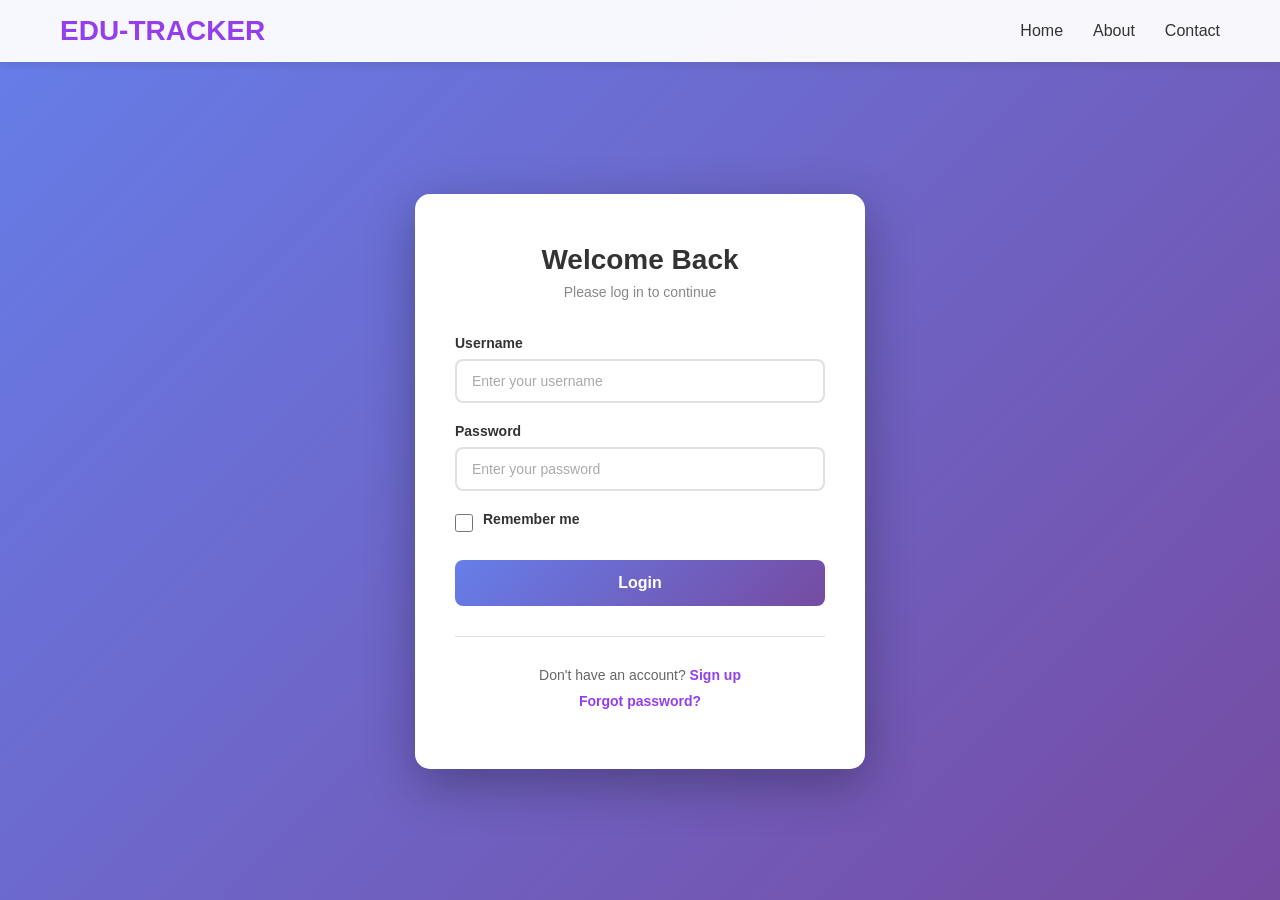
<file: index.html>
<!DOCTYPE html>
<html lang="en">
<head>
    <meta charset="UTF-8">
    <meta name="viewport" content="width=device-width, initial-scale=1.0">
    <title>E-Tracker - Login</title>
    <link rel="stylesheet" href="style.css">
</head>
<body>
    <!-- Navigation Bar -->
    <nav class="navbar">
        <div class="nav-container">
            <h1 class="nav-title" id="title"><b>EDU-TRACKER</b></h1>
            <ul class="nav-list">
                <li><a href="home.html">Home</a></li>
                <li><a href="about.html">About</a></li>
                <li><a href="contact.html">Contact</a></li>
            </ul>
        </div>
    </nav>

    <!-- Login Container -->
    <div class="login-container">
        <form class="login-box">
            <div class="login-header">
                <h2>Welcome Back</h2>
                <p>Please log in to continue</p>
            </div>

            <div class="form-group">
                <label for="username">Username</label>
                <input type="text" id="username" name="username" placeholder="Enter your username" required>
            </div>

            <div class="form-group">
                <label for="password">Password</label>
                <input type="password" id="password" name="password" placeholder="Enter your password" required>
            </div>

            <div class="form-group checkbox">
                <input type="checkbox" id="remember" name="remember">
                <label for="remember" class="checkbox-label">Remember me</label>
            </div>

            <button type="submit" class="login-btn">Login</button>

            <div class="login-footer">
                <p>Don't have an account? <a href="#" id="toggle-signup">Sign up</a></p>
                <p><a href="#">Forgot password?</a></p>
            </div>
        </form>
    </div>

    <!-- Sign Up Container -->
    <div class="login-container signup-container" id="signup-container" style="display: none;">
        <form class="login-box signup-box">
            <div class="login-header">
                <h2>Create Account</h2>
                <p>Please fill in the details to get started</p>
            </div>

            <div class="form-group">
                <label for="signup-username">Full Name</label>
                <input type="text" id="signup-username" name="signup-username" placeholder="Enter your full name" required>
            </div>

            <div class="form-group">
                <label for="signup-email">Email Address</label>
                <input type="email" id="signup-email" name="signup-email" placeholder="Enter your email" required>
            </div>

            <div class="form-group">
                <label for="signup-username-field">Username</label>
                <input type="text" id="signup-username-field" name="signup-username-field" placeholder="Choose a username" required>
            </div>

            <div class="form-group">
                <label for="signup-password">Password</label>
                <input type="password" id="signup-password" name="signup-password" placeholder="Create a strong password" required>
            </div>

            <div class="form-group">
                <label for="signup-confirm-password">Confirm Password</label>
                <input type="password" id="signup-confirm-password" name="signup-confirm-password" placeholder="Confirm your password" required>
            </div>

            <div class="form-group checkbox">
                <input type="checkbox" id="agree-terms" name="agree-terms" required>
                <label for="agree-terms" class="checkbox-label">I agree to the Terms and Conditions</label>
            </div>

            <button type="submit" class="login-btn signup-btn">Create Account</button>

            <div class="login-footer">
                <p>Already have an account? <a href="#" id="toggle-login">Log in</a></p>
            </div>
        </form>
    </div>


    <script src="script.js"></script>
</body>
</html>
</file>
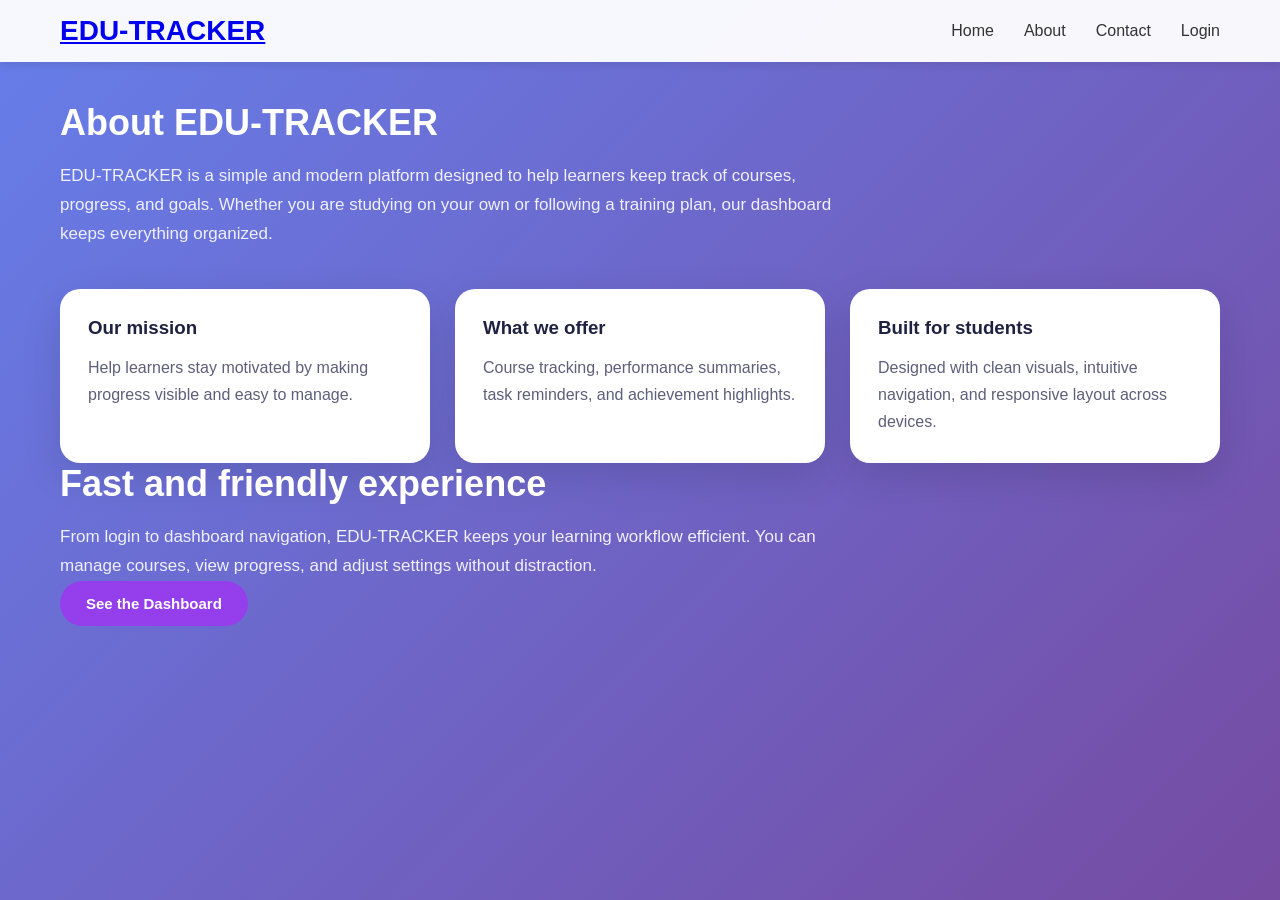
<file: about.html>
<!DOCTYPE html>
<html lang="en">
<head>
    <meta charset="UTF-8">
    <meta name="viewport" content="width=device-width, initial-scale=1.0">
    <title>E-Tracker - About</title>
    <link rel="stylesheet" href="style.css">
</head>
<body>
    <nav class="navbar">
        <div class="nav-container">
            <h1 class="nav-title"><a href="home.html">EDU-TRACKER</a></h1>
            <ul class="nav-list">
                <li><a href="home.html">Home</a></li>
                <li><a href="about.html">About</a></li>
                <li><a href="contact.html">Contact</a></li>
                <li><a href="index.html">Login</a></li>
            </ul>
        </div>
    </nav>

    <main class="page-container">
        <section class="section">
            <h1>About EDU-TRACKER</h1>
            <p>EDU-TRACKER is a simple and modern platform designed to help learners keep track of courses, progress, and goals. Whether you are studying on your own or following a training plan, our dashboard keeps everything organized.</p>
        </section>

        <section class="feature-grid">
            <div class="feature-card">
                <h3>Our mission</h3>
                <p>Help learners stay motivated by making progress visible and easy to manage.</p>
            </div>
            <div class="feature-card">
                <h3>What we offer</h3>
                <p>Course tracking, performance summaries, task reminders, and achievement highlights.</p>
            </div>
            <div class="feature-card">
                <h3>Built for students</h3>
                <p>Designed with clean visuals, intuitive navigation, and responsive layout across devices.</p>
            </div>
        </section>

        <section class="section">
            <h2>Fast and friendly experience</h2>
            <p>From login to dashboard navigation, EDU-TRACKER keeps your learning workflow efficient. You can manage courses, view progress, and adjust settings without distraction.</p>
            <a href="index.html" class="button">See the Dashboard</a>
        </section>
    </main>
</body>
</html>
</file>
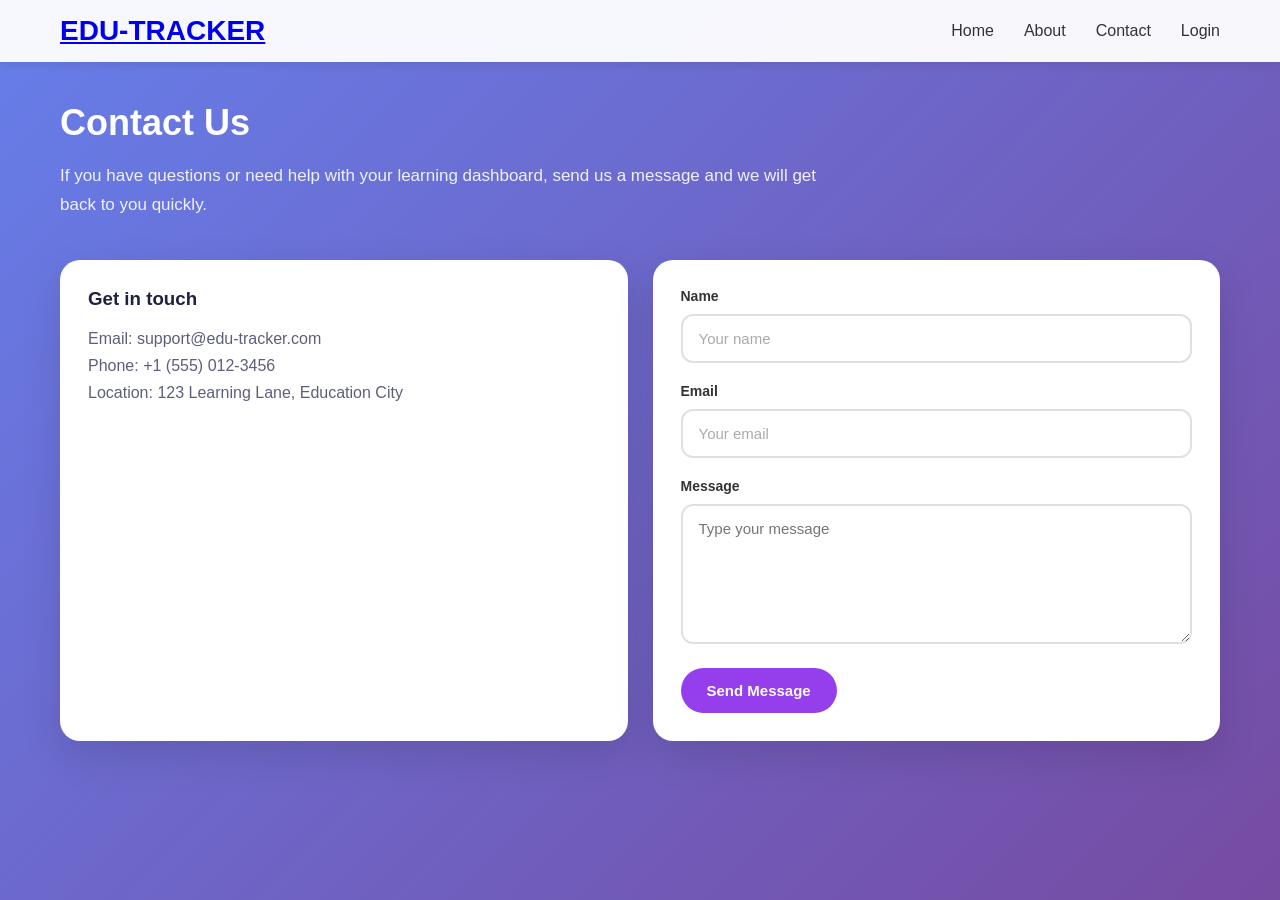
<file: contact.html>
<!DOCTYPE html>
<html lang="en">
<head>
    <meta charset="UTF-8">
    <meta name="viewport" content="width=device-width, initial-scale=1.0">
    <title>E-Tracker - Contact</title>
    <link rel="stylesheet" href="style.css">
</head>
<body>
    <nav class="navbar">
        <div class="nav-container">
            <h1 class="nav-title"><a href="home.html">EDU-TRACKER</a></h1>
            <ul class="nav-list">
                <li><a href="home.html">Home</a></li>
                <li><a href="about.html">About</a></li>
                <li><a href="contact.html">Contact</a></li>
                <li><a href="index.html">Login</a></li>
            </ul>
        </div>
    </nav>

    <main class="page-container">
        <section class="section">
            <h1>Contact Us</h1>
            <p>If you have questions or need help with your learning dashboard, send us a message and we will get back to you quickly.</p>
        </section>

        <section class="contact-grid">
            <div class="feature-card">
                <h3>Get in touch</h3>
                <p>Email: support@edu-tracker.com</p>
                <p>Phone: +1 (555) 012-3456</p>
                <p>Location: 123 Learning Lane, Education City</p>
            </div>
            <div class="contact-card">
                <form class="contact-form">
                    <div class="form-group">
                        <label for="contact-name">Name</label>
                        <input type="text" id="contact-name" placeholder="Your name">
                    </div>
                    <div class="form-group">
                        <label for="contact-email">Email</label>
                        <input type="email" id="contact-email" placeholder="Your email">
                    </div>
                    <div class="form-group">
                        <label for="contact-message">Message</label>
                        <textarea id="contact-message" rows="5" placeholder="Type your message"></textarea>
                    </div>
                    <button type="submit" class="button">Send Message</button>
                </form>
            </div>
        </section>
    </main>
</body>
</html>
</file>
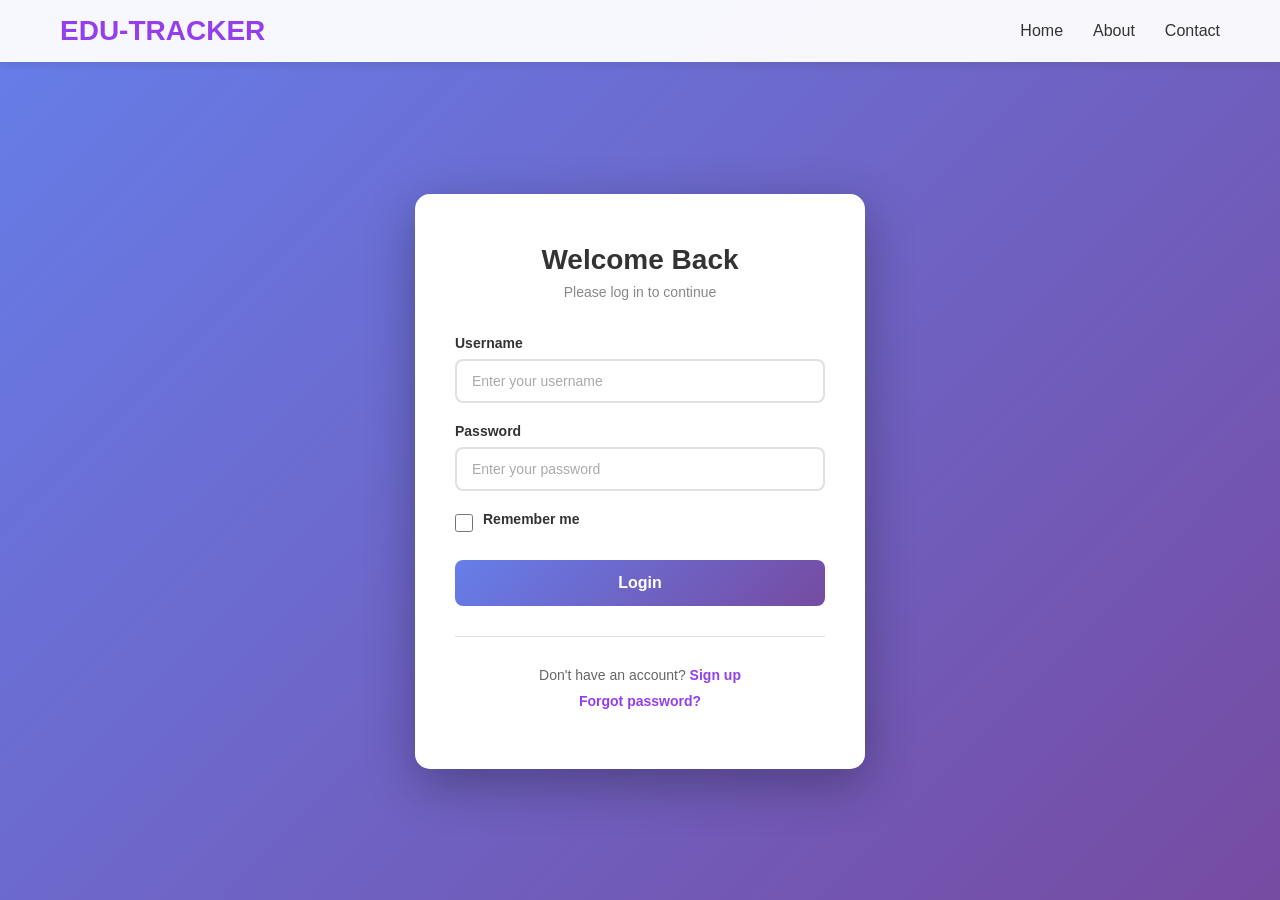
<file: courses.html>
<!DOCTYPE html>
<html lang="en">
<head>
    <meta charset="UTF-8">
    <meta name="viewport" content="width=device-width, initial-scale=1.0">
    <title>E-Tracker - My Courses</title>
    <link rel="stylesheet" href="style.css">
</head>
<body>
    <nav class="navbar">
        <div class="nav-container">
            <h1 class="nav-title"><a href="dashboard.html">EDU-TRACKER</a></h1>
            <ul class="nav-list">
                <li><a href="dashboard.html">Dashboard</a></li>
                <li><a href="courses.html">My Courses</a></li>
                <li><a href="progress.html">My Progress</a></li>
                <li><a href="settings.html">Settings</a></li>
                <li><a href="index.html" id="logout-link">Logout</a></li>
            </ul>
        </div>
    </nav>

    <main class="page-container">
        <section class="section">
            <h1>My Courses</h1>
            <p>Review the courses you're enrolled in and jump right into the next lesson.</p>
        </section>

        <section class="dashboard-cards course-list">
            <div class="card">
                <div class="card-icon">💻</div>
                <h3>Web Development Fundamentals</h3>
                <p>Progress: 75%</p>
                <a href="#" class="card-link">Continue Course →</a>
            </div>
            <div class="card">
                <div class="card-icon">🧠</div>
                <h3>Python Basics</h3>
                <p>Progress: 88%</p>
                <a href="#" class="card-link">Continue Course →</a>
            </div>
            <div class="card">
                <div class="card-icon">🎨</div>
                <h3>Web Design Principles</h3>
                <p>Progress: 42%</p>
                <a href="#" class="card-link">Continue Course →</a>
            </div>
            <div class="card">
                <div class="card-icon">🔐</div>
                <h3>Cybersecurity Basics</h3>
                <p>Progress: 58%</p>
                <a href="#" class="card-link">Continue Course →</a>
            </div>
        </section>
    </main>

    <script src="dashboard.js"></script>
</body>
</html>
</file>
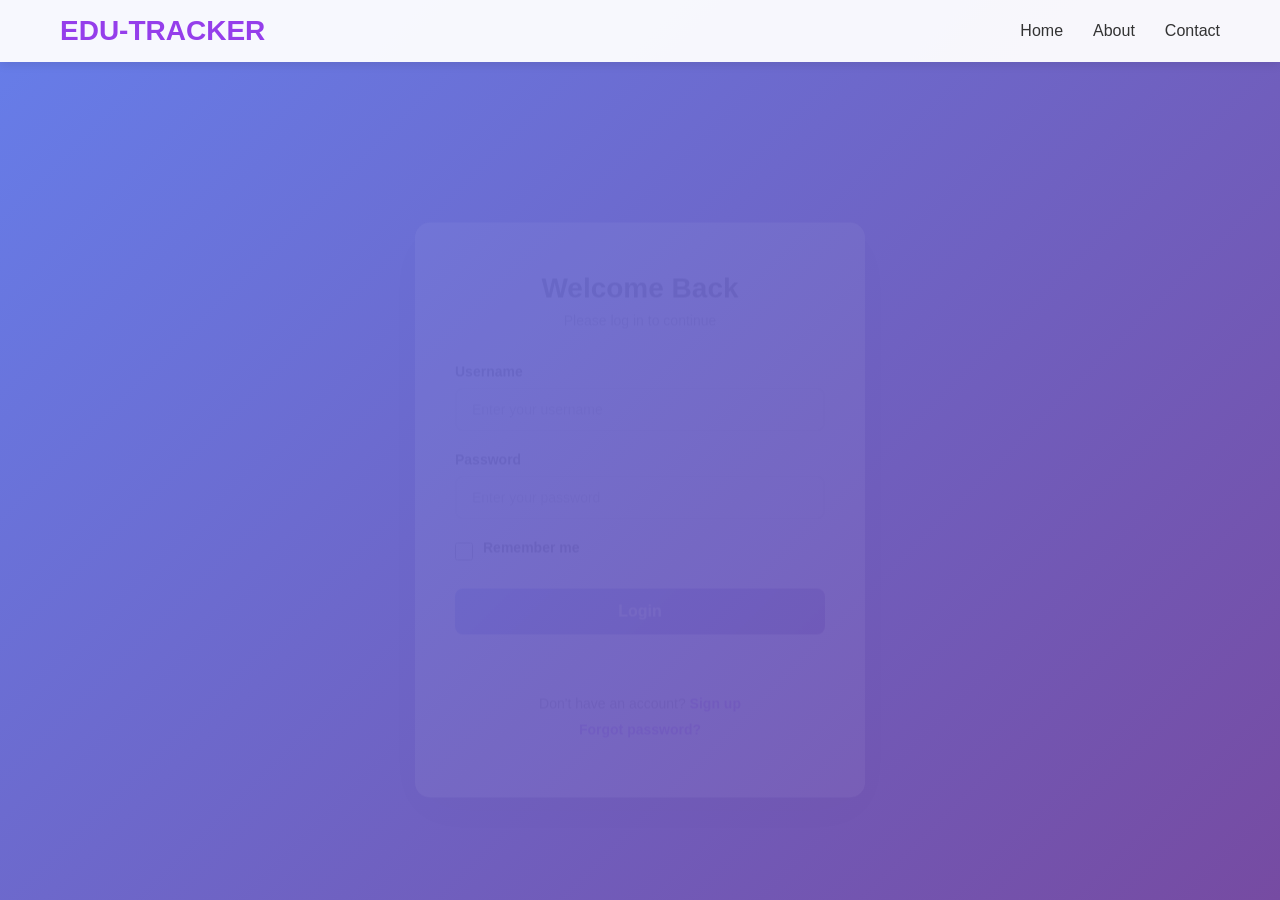
<file: dashboard.html>
<!DOCTYPE html>
<html lang="en">
<head>
    <meta charset="UTF-8">
    <meta name="viewport" content="width=device-width, initial-scale=1.0">
    <title>E-Tracker - Dashboard</title>
    <link rel="stylesheet" href="style.css">
</head>
<body>
    <!-- Navigation Bar -->
    <nav class="navbar">
        <div class="nav-container">
            <h1 class="nav-title"><b>EDU-TRACKER</b></h1>
            <ul class="nav-list">
                <li><a href="dashboard.html">Dashboard</a></li>
                <li><a href="courses.html">My Courses</a></li>
                <li><a href="progress.html">My Progress</a></li>
                <li><a href="settings.html">Settings</a></li>
                <li><a href="#" id="logout-link">Logout</a></li>
            </ul>
        </div>
    </nav>

    <!-- Dashboard Container -->
    <div class="dashboard-container">
        <div class="dashboard-header">
            <h1>Welcome, <span id="username-display">User</span>!</h1>
            <p>Here's your learning dashboard</p>
        </div>

        <!-- Dashboard Cards -->
        <div class="dashboard-cards">
            <div class="card">
                <div class="card-icon">📚</div>
                <h3>Courses Enrolled</h3>
                <p class="card-number">5</p>
                <a href="courses.html" class="card-link">View Courses →</a>
            </div>

            <div class="card">
                <div class="card-icon">📊</div>
                <h3>Learning Progress</h3>
                <p class="card-number">65%</p>
                <a href="progress.html" class="card-link">View Progress →</a>
            </div>

            <div class="card">
                <div class="card-icon">🏆</div>
                <h3>Achievements</h3>
                <p class="card-number">12</p>
                <a href="#" class="card-link">View Badges →</a>
            </div>

            <div class="card">
                <div class="card-icon">📅</div>
                <h3>Upcoming Tasks</h3>
                <p class="card-number">3</p>
                <a href="#" class="card-link">View Tasks →</a>
            </div>
        </div>

    <!-- Study Tracker Section -->
    <div class="activity-section tracker-section">
        <h2>Study Tracker</h2>
        <div class="tracker-grid" id="tracker-grid"></div>
    </div>

    <div class="activity-section study-advisor" id="study-advisor">
        <h2>Study Advisor</h2>
        <p id="advisor-summary">Your study advisor will recommend what to review and which resources to use so you can pass next time.</p>
        <div class="advisor-cards" id="advisor-cards"></div>
    </div>

    <div class="activity-section resource-section">
        <h2>Available Resources</h2>
        <div class="resource-list" id="resource-list"></div>
    </div>

    <!-- Recent Activity Section -->
    <div class="activity-section">
        <h2>Recent Activity</h2>
        <div class="activity-list">
            <div class="activity-item">
                <div class="activity-dot"></div>
                <div class="activity-content">
                    <p class="activity-title">Completed: Python Basics Module</p>
                    <p class="activity-time">2 hours ago</p>
                </div>
            </div>
            <div class="activity-item">
                <div class="activity-dot"></div>
                <div class="activity-content">
                    <p class="activity-title">Scored 95% on JavaScript Quiz</p>
                    <p class="activity-time">1 day ago</p>
                </div>
            </div>
            <div class="activity-item">
                <div class="activity-dot"></div>
                <div class="activity-content">
                    <p class="activity-title">Enrolled in Web Design Course</p>
                    <p class="activity-time">3 days ago</p>
                </div>
            </div>
        </div>
    </div>
    </div>

    <script src="study-api.js"></script>
    <script src="dashboard.js"></script>
</body>
</html>
</file>
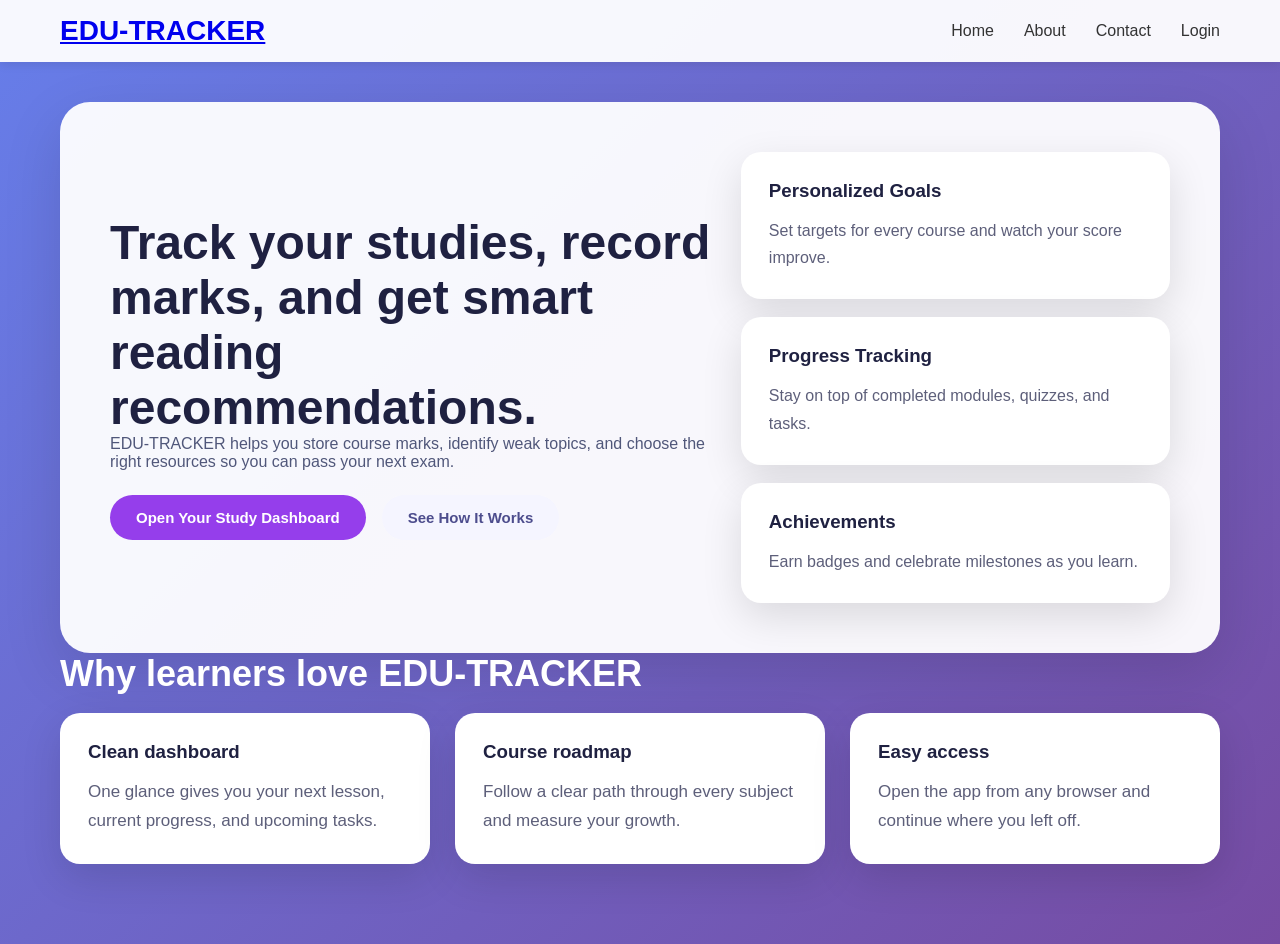
<file: home.html>
<!DOCTYPE html>
<html lang="en">
<head>
    <meta charset="UTF-8">
    <meta name="viewport" content="width=device-width, initial-scale=1.0">
    <title>E-Tracker - Home</title>
    <link rel="stylesheet" href="style.css">
</head>
<body>
    <nav class="navbar">
        <div class="nav-container">
            <h1 class="nav-title"><a href="home.html">EDU-TRACKER</a></h1>
            <ul class="nav-list">
                <li><a href="home.html">Home</a></li>
                <li><a href="about.html">About</a></li>
                <li><a href="contact.html">Contact</a></li>
                <li><a href="index.html">Login</a></li>
            </ul>
        </div>
    </nav>

    <main class="page-container">
        <section class="hero">
            <div class="hero-text">
                <h1>Track your studies, record marks, and get smart reading recommendations.</h1>
                <p>EDU-TRACKER helps you store course marks, identify weak topics, and choose the right resources so you can pass your next exam.</p>
                <div class="hero-actions">
                    <a href="index.html" class="button">Open Your Study Dashboard</a>
                    <a href="about.html" class="button button-secondary">See How It Works</a>
                </div>
            </div>
            <div class="hero-cards">
                <div class="feature-card">
                    <h3>Personalized Goals</h3>
                    <p>Set targets for every course and watch your score improve.</p>
                </div>
                <div class="feature-card">
                    <h3>Progress Tracking</h3>
                    <p>Stay on top of completed modules, quizzes, and tasks.</p>
                </div>
                <div class="feature-card">
                    <h3>Achievements</h3>
                    <p>Earn badges and celebrate milestones as you learn.</p>
                </div>
            </div>
        </section>

        <section class="section">
            <h2>Why learners love EDU-TRACKER</h2>
            <div class="feature-grid">
                <div class="feature-card">
                    <h3>Clean dashboard</h3>
                    <p>One glance gives you your next lesson, current progress, and upcoming tasks.</p>
                </div>
                <div class="feature-card">
                    <h3>Course roadmap</h3>
                    <p>Follow a clear path through every subject and measure your growth.</p>
                </div>
                <div class="feature-card">
                    <h3>Easy access</h3>
                    <p>Open the app from any browser and continue where you left off.</p>
                </div>
            </div>
        </section>
    </main>
</body>
</html>
</file>
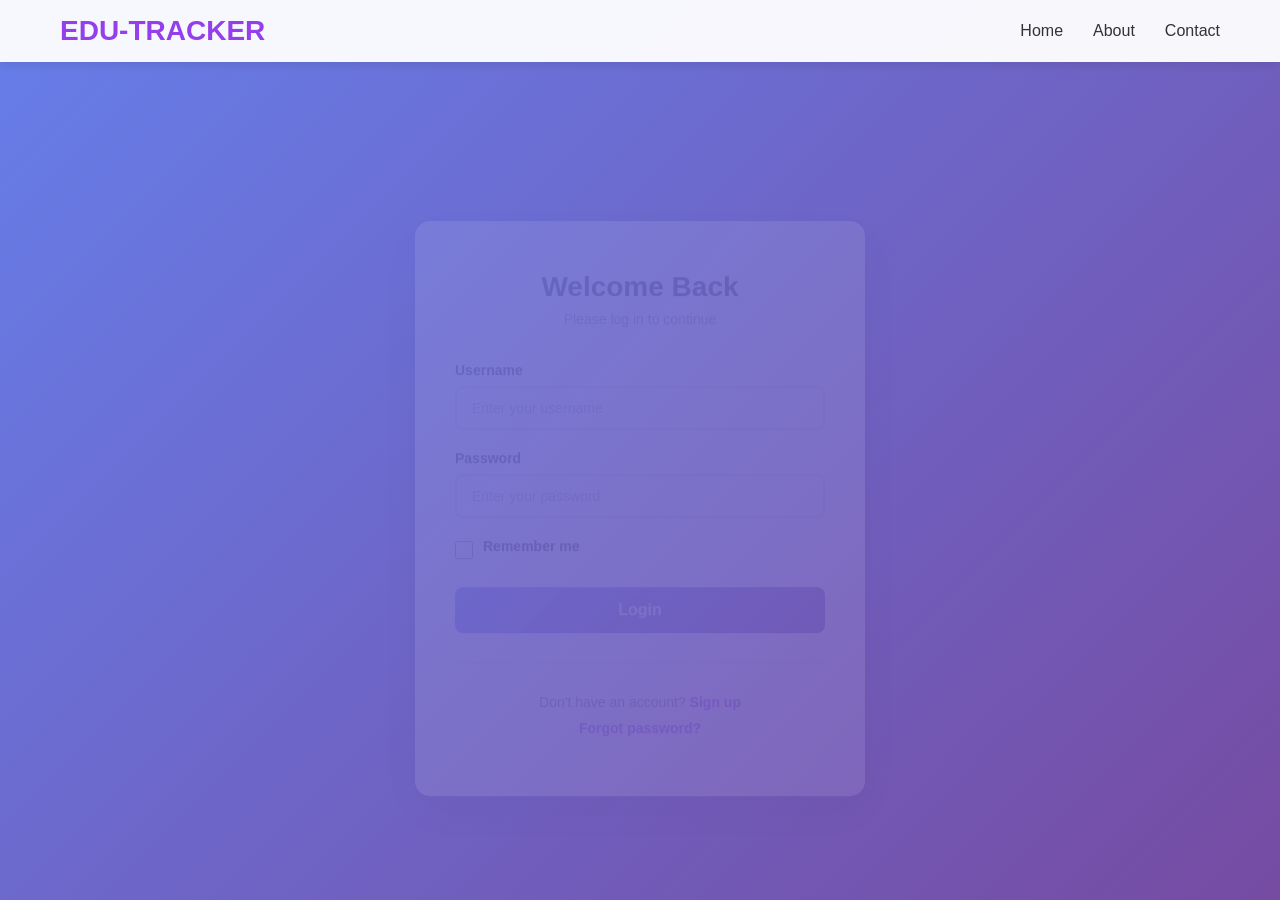
<file: progress.html>
<!DOCTYPE html>
<html lang="en">
<head>
    <meta charset="UTF-8">
    <meta name="viewport" content="width=device-width, initial-scale=1.0">
    <title>E-Tracker - Progress</title>
    <link rel="stylesheet" href="style.css">
</head>
<body>
    <nav class="navbar">
        <div class="nav-container">
            <h1 class="nav-title"><a href="dashboard.html">EDU-TRACKER</a></h1>
            <ul class="nav-list">
                <li><a href="dashboard.html">Dashboard</a></li>
                <li><a href="courses.html">My Courses</a></li>
                <li><a href="progress.html">My Progress</a></li>
                <li><a href="settings.html">Settings</a></li>
                <li><a href="index.html" id="logout-link">Logout</a></li>
            </ul>
        </div>
    </nav>

    <main class="page-container">
        <section class="section">
            <h1>Learning Progress</h1>
            <p>Track your latest achievements and find the areas where you can improve.</p>
        </section>

        <section class="stats-grid">
            <div class="feature-card">
                <h3>Total Completion</h3>
                <p>65% overall progress across active courses.</p>
            </div>
            <div class="feature-card">
                <h3>Quizzes Passed</h3>
                <p>12 quizzes passed with an average score of 89%.</p>
            </div>
            <div class="feature-card">
                <h3>Lessons Completed</h3>
                <p>24 lessons completed this week.</p>
            </div>
        </section>

        <section class="section progress-section">
            <h2>Progress Breakdown</h2>
            <div class="progress-item">
                <span>Web Development</span>
                <div class="progress-bar">
                    <div class="progress-fill" style="width: 75%;"></div>
                </div>
            </div>
            <div class="progress-item">
                <span>Python Basics</span>
                <div class="progress-bar">
                    <div class="progress-fill" style="width: 88%;"></div>
                </div>
            </div>
            <div class="progress-item">
                <span>Web Design</span>
                <div class="progress-bar">
                    <div class="progress-fill" style="width: 42%;"></div>
                </div>
            </div>
            <div class="progress-item">
                <span>Cybersecurity</span>
                <div class="progress-bar">
                    <div class="progress-fill" style="width: 58%;"></div>
                </div>
            </div>
        </section>
    </main>

    <script src="dashboard.js"></script>
</body>
</html>
</file>
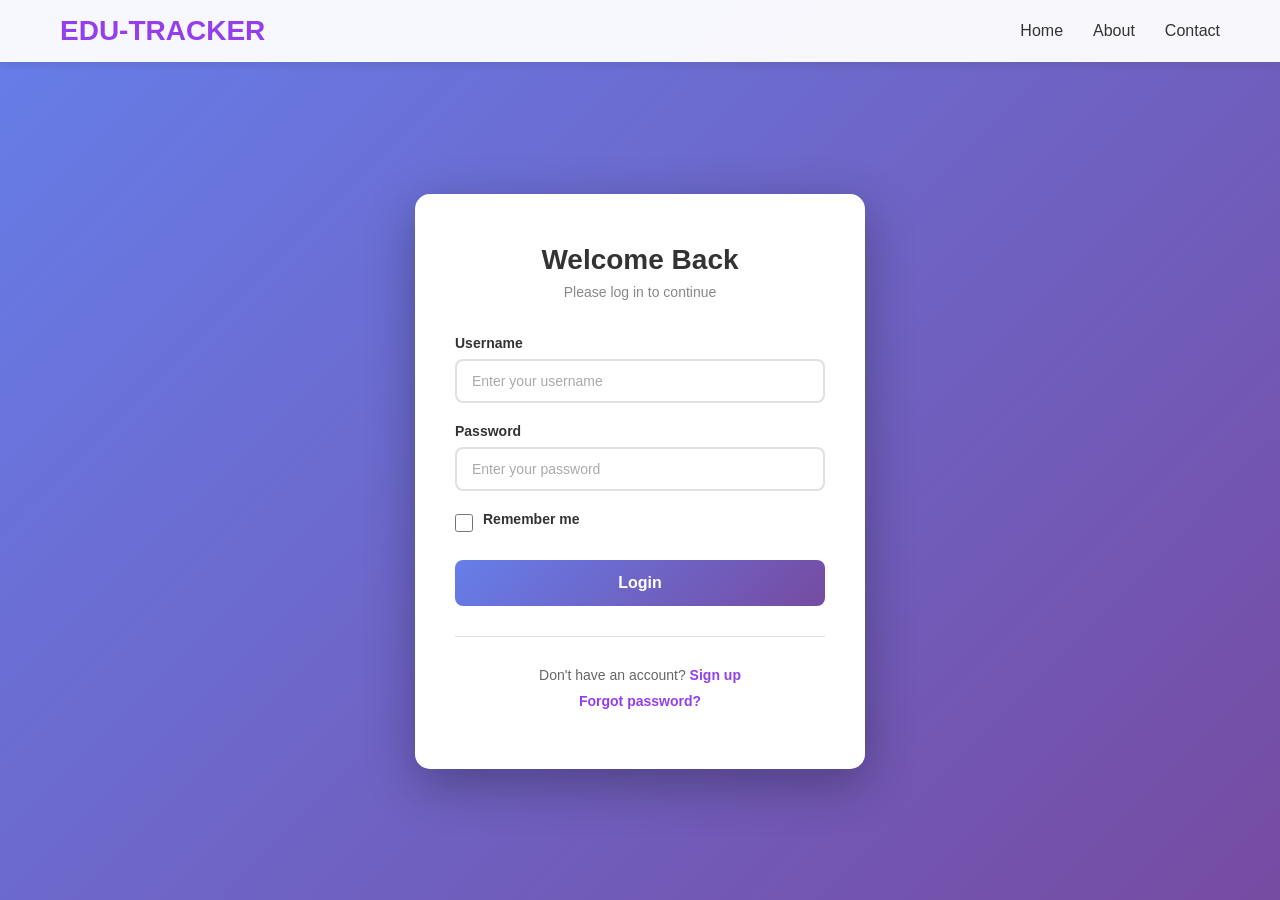
<file: settings.html>
<!DOCTYPE html>
<html lang="en">
<head>
    <meta charset="UTF-8">
    <meta name="viewport" content="width=device-width, initial-scale=1.0">
    <title>E-Tracker - Settings</title>
    <link rel="stylesheet" href="style.css">
</head>
<body>
    <nav class="navbar">
        <div class="nav-container">
            <h1 class="nav-title"><a href="dashboard.html">EDU-TRACKER</a></h1>
            <ul class="nav-list">
                <li><a href="dashboard.html">Dashboard</a></li>
                <li><a href="courses.html">My Courses</a></li>
                <li><a href="progress.html">My Progress</a></li>
                <li><a href="settings.html">Settings</a></li>
                <li><a href="index.html" id="logout-link">Logout</a></li>
            </ul>
        </div>
    </nav>

    <main class="page-container">
        <section class="section">
            <h1>Settings</h1>
            <p>Adjust your account preferences and notification settings.</p>
        </section>

        <section class="settings-list">
            <div class="setting-item">
                <div>
                    <h3>Account name</h3>
                    <p>Update your display name and profile details.</p>
                </div>
                <button class="button button-secondary">Edit</button>
            </div>
            <div class="setting-item">
                <div>
                    <h3>Email notifications</h3>
                    <p>Receive reminders for new lessons and progress milestones.</p>
                </div>
                <button class="button button-secondary">Manage</button>
            </div>
            <div class="setting-item">
                <div>
                    <h3>Privacy</h3>
                    <p>Control how your achievements are shared.</p>
                </div>
                <button class="button button-secondary">View</button>
            </div>
        </section>
    </main>

    <script src="dashboard.js"></script>
</body>
</html>
</file>
<file: style.css>
* {
    margin: 0;
    padding: 0;
    box-sizing: border-box;
}

body {
    font-family: 'Segoe UI', Tahoma, Geneva, Verdana, sans-serif;
    background: linear-gradient(135deg, #667eea 0%, #764ba2 100%);
    min-height: 100vh;
    display: flex;
    flex-direction: column;
}

/* Navigation Bar */
.navbar {
    background-color: rgba(255, 255, 255, 0.95);
    box-shadow: 0 2px 10px rgba(0, 0, 0, 0.1);
    padding: 15px 0;
    position: sticky;
    top: 0;
    z-index: 100;
}

.nav-container {
    max-width: 1200px;
    margin: 0 auto;
    padding: 0 20px;
    display: flex;
    justify-content: space-between;
    align-items: center;
}

.nav-title {
    color: #953eeb;
    font-size: 28px;
    font-weight: bold;
    cursor: pointer;
    transition: all 0.3s ease;
}

.nav-title:hover {
    color: #764ba2;
    transform: scale(1.05);
}

.nav-list {
    display: flex;
    list-style: none;
    gap: 30px;
}

.nav-list a {
    text-decoration: none;
    color: #333;
    font-weight: 500;
    font-size: 16px;
    transition: all 0.3s ease;
    position: relative;
}

.nav-list a::after {
    content: '';
    position: absolute;
    bottom: -5px;
    left: 0;
    width: 0;
    height: 2px;
    background-color: #953eeb;
    transition: width 0.3s ease;
}

.nav-list a:hover {
    color: #953eeb;
}

.nav-list a:hover::after {
    width: 100%;
}

/* Login Container */
.login-container {
    flex: 1;
    display: flex;
    justify-content: center;
    align-items: center;
    padding: 40px 20px;
}

.login-box {
    background: white;
    border-radius: 15px;
    box-shadow: 0 15px 50px rgba(0, 0, 0, 0.3);
    padding: 50px 40px;
    width: 100%;
    max-width: 450px;
    animation: slideUp 0.5s ease;
}

@keyframes slideUp {
    from {
        opacity: 0;
        transform: translateY(30px);
    }
    to {
        opacity: 1;
        transform: translateY(0);
    }
}

.login-header {
    text-align: center;
    margin-bottom: 35px;
}

.login-header h2 {
    color: #333;
    font-size: 28px;
    margin-bottom: 8px;
}

.login-header p {
    color: #888;
    font-size: 14px;
}

/* Form Groups */
.form-group {
    margin-bottom: 20px;
}

.form-group label {
    display: block;
    margin-bottom: 8px;
    color: #333;
    font-weight: 600;
    font-size: 14px;
}

.form-group input[type="text"],
.form-group input[type="password"] {
    width: 100%;
    padding: 12px 15px;
    border: 2px solid #e0e0e0;
    border-radius: 8px;
    font-size: 14px;
    transition: all 0.3s ease;
    font-family: inherit;
}

.form-group input[type="text"]:focus,
.form-group input[type="password"]:focus {
    outline: none;
    border-color: #953eeb;
    box-shadow: 0 0 10px rgba(149, 62, 235, 0.2);
    background-color: #f9f9ff;
}

.form-group input::placeholder {
    color: #aaa;
}

/* Checkbox */
.form-group.checkbox {
    display: flex;
    align-items: center;
    margin-bottom: 25px;
}

.form-group input[type="checkbox"] {
    width: 18px;
    height: 18px;
    cursor: pointer;
    accent-color: #953eeb;
    margin-right: 10px;
}

.checkbox-label {
    margin: 0;
    cursor: pointer;
    font-weight: normal;
}

/* Login Button */
.login-btn {
    width: 100%;
    padding: 14px;
    background: linear-gradient(135deg, #667eea 0%, #764ba2 100%);
    color: white;
    border: none;
    border-radius: 8px;
    font-size: 16px;
    font-weight: 600;
    cursor: pointer;
    transition: all 0.3s ease;
    margin-bottom: 30px;
}

.login-btn:hover {
    transform: translateY(-2px);
    box-shadow: 0 10px 30px rgba(102, 126, 234, 0.4);
}

.login-btn:active {
    transform: translateY(0);
}

/* Login Footer */
.login-footer {
    text-align: center;
    border-top: 1px solid #e0e0e0;
    padding-top: 20px;
}

.login-footer p {
    margin: 10px 0;
    font-size: 14px;
    color: #666;
}

.login-footer a {
    color: #953eeb;
    text-decoration: none;
    font-weight: 600;
    transition: color 0.3s ease;
}

.login-footer a:hover {
    color: #764ba2;
    text-decoration: underline;
}

/* Sign Up Box Styles */
.signup-box {
    animation: slideUp 0.5s ease;
}

/* Animation for form transitions */
@keyframes fadeIn {
    from {
        opacity: 0;
    }
    to {
        opacity: 1;
    }
}

.login-container.fade-in,
.signup-container.fade-in {
    animation: fadeIn 0.3s ease;
}

/* Dashboard Styles */
.dashboard-container {
    flex: 1;
    max-width: 1200px;
    margin: 0 auto;
    width: 100%;
    padding: 40px 20px;
}

.dashboard-header {
    text-align: center;
    margin-bottom: 50px;
    color: white;
}

.dashboard-header h1 {
    font-size: 42px;
    margin-bottom: 10px;
    text-shadow: 0 2px 10px rgba(0, 0, 0, 0.2);
}

.dashboard-header p {
    font-size: 18px;
    opacity: 0.9;
}

/* Dashboard Cards */
.dashboard-cards {
    display: grid;
    grid-template-columns: repeat(auto-fit, minmax(250px, 1fr));
    gap: 25px;
    margin-bottom: 50px;
}

.card {
    background: white;
    border-radius: 15px;
    padding: 30px;
    text-align: center;
    box-shadow: 0 10px 30px rgba(0, 0, 0, 0.2);
    transition: all 0.3s ease;
    animation: slideUp 0.5s ease;
}

.card:hover {
    transform: translateY(-10px);
    box-shadow: 0 15px 50px rgba(0, 0, 0, 0.3);
}

.card-icon {
    font-size: 48px;
    margin-bottom: 15px;
}

.card h3 {
    color: #333;
    font-size: 18px;
    margin-bottom: 10px;
}

.card-number {
    font-size: 36px;
    font-weight: bold;
    color: #667eea;
    margin-bottom: 15px;
}

.card-link {
    display: inline-block;
    color: #953eeb;
    text-decoration: none;
    font-weight: 600;
    transition: all 0.3s ease;
}

.card-link:hover {
    color: #764ba2;
    transform: translateX(5px);
}

/* Activity Section */
.activity-section {
    background: white;
    border-radius: 15px;
    padding: 30px;
    box-shadow: 0 10px 30px rgba(0, 0, 0, 0.2);
}

.activity-section h2 {
    color: #333;
    margin-bottom: 25px;
    font-size: 24px;
}

.activity-list {
    display: flex;
    flex-direction: column;
    gap: 20px;
}

.tracker-section .tracker-grid {
    display: grid;
    gap: 20px;
}

.tracker-card {
    background: #f8f9ff;
    border-radius: 20px;
    padding: 25px;
    box-shadow: 0 15px 30px rgba(0, 0, 0, 0.08);
}

.tracker-card-header {
    display: flex;
    justify-content: space-between;
    align-items: flex-start;
    gap: 20px;
    margin-bottom: 20px;
}

.tracker-card-header h3 {
    margin-bottom: 8px;
    color: #1f2141;
}

.tracker-card-header p {
    color: #5d5f7a;
}

.status-pill {
    border-radius: 999px;
    padding: 10px 16px;
    font-size: 13px;
    font-weight: 700;
    color: white;
}

.status-pill.on-track {
    background: #37b24d;
}

.status-pill.almost-there {
    background: #f08c00;
}

.status-pill.needs-focus {
    background: #f03e3e;
}

.tracker-card-body {
    display: grid;
    gap: 18px;
    margin-bottom: 20px;
}

.mark-info {
    display: flex;
    justify-content: space-between;
    align-items: center;
    padding: 18px;
    background: white;
    border-radius: 16px;
    box-shadow: inset 0 0 0 1px rgba(149, 62, 235, 0.08);
}

.mark-info p {
    color: #5d5f7a;
    margin-bottom: 5px;
}

.mark-info strong {
    font-size: 26px;
    color: #1f2141;
}

.mark-input-wrapper {
    display: grid;
    gap: 10px;
}

.mark-input-wrapper label {
    color: #333;
    font-weight: 600;
}

.mark-input {
    width: 100%;
    max-width: 120px;
    padding: 12px 14px;
    border: 2px solid #e0e0e0;
    border-radius: 12px;
    font-size: 16px;
}

.tracker-note {
    color: #4d4d8d;
    line-height: 1.7;
}

.study-advisor {
    margin-top: 20px;
}

.advisor-cards {
    display: grid;
    gap: 20px;
    margin-top: 20px;
}

.advisor-card {
    background: #f8f9ff;
    border-radius: 20px;
    padding: 24px;
    box-shadow: 0 12px 30px rgba(0, 0, 0, 0.08);
}

.advisor-card h3 {
    margin-bottom: 10px;
    color: #1f2141;
}

.advisor-card p {
    color: #5d5f7a;
    line-height: 1.7;
}

.advisor-small {
    color: #667085;
    font-size: 14px;
    margin-top: 12px;
}

.resource-list {
    display: grid;
    gap: 18px;
}

.resource-item {
    background: #f8f9ff;
    border-radius: 20px;
    padding: 24px;
    box-shadow: 0 12px 30px rgba(0, 0, 0, 0.08);
}

.resource-item h3 {
    margin-bottom: 12px;
    color: #1f2141;
}

.resource-item p {
    margin-bottom: 12px;
    color: #5d5f7a;
    line-height: 1.7;
}

.resource-item a {
    color: #953eeb;
    text-decoration: none;
    font-weight: 700;
}

.resource-item a:hover {
    text-decoration: underline;
}

.activity-item {
    display: flex;
    align-items: flex-start;
    gap: 15px;
    padding: 15px 0;
    border-bottom: 1px solid #e0e0e0;
}

.activity-item:last-child {
    border-bottom: none;
}

.activity-dot {
    width: 12px;
    height: 12px;
    background: linear-gradient(135deg, #667eea 0%, #764ba2 100%);
    border-radius: 50%;
    margin-top: 5px;
    flex-shrink: 0;
}

.activity-content {
    flex: 1;
}

.activity-title {
    color: #333;
    font-weight: 600;
    margin-bottom: 5px;
}

.activity-time {
    color: #999;
    font-size: 13px;
}

/* Page Layout */
.page-container {
    flex: 1;
    max-width: 1200px;
    margin: 0 auto;
    width: 100%;
    padding: 40px 20px;
}

.section {
    margin-bottom: 40px;
    color: white;
}

.section h1,
.section h2 {
    font-size: 36px;
    margin-bottom: 18px;
}

.section p {
    max-width: 780px;
    line-height: 1.7;
    color: #f0f0ff;
    font-size: 17px;
}

.hero {
    display: grid;
    grid-template-columns: 1.4fr 1fr;
    gap: 30px;
    align-items: center;
    background: rgba(255, 255, 255, 0.95);
    border-radius: 30px;
    padding: 50px;
    box-shadow: 0 20px 60px rgba(0, 0, 0, 0.12);
    color: #1f2141;
}

.hero h1 {
    font-size: 3rem;
    color: #1f2141;
}

.hero p {
    color: #50577a;
}

.hero-actions {
    display: flex;
    gap: 16px;
    flex-wrap: wrap;
    margin-top: 24px;
}

.button {
    display: inline-flex;
    align-items: center;
    justify-content: center;
    padding: 14px 26px;
    border-radius: 999px;
    border: none;
    background: #953eeb;
    color: white;
    font-size: 15px;
    font-weight: 600;
    text-decoration: none;
    transition: transform 0.2s ease, box-shadow 0.2s ease, background 0.2s ease;
}

.button:hover {
    transform: translateY(-2px);
    box-shadow: 0 18px 35px rgba(149, 62, 235, 0.2);
}

.button-secondary {
    background: #f5f5ff;
    color: #4d4d8d;
}

.feature-grid,
.contact-grid,
.stats-grid {
    display: grid;
    grid-template-columns: repeat(auto-fit, minmax(260px, 1fr));
    gap: 25px;
}

.feature-card,
.contact-card,
.setting-item,
.progress-item {
    background: white;
    border-radius: 20px;
    padding: 28px;
    box-shadow: 0 14px 40px rgba(0, 0, 0, 0.12);
}

.feature-card h3,
.setting-item h3 {
    color: #1f2141;
    margin-bottom: 15px;
}

.feature-card p,
.setting-item p {
    color: #5d5f7a;
    line-height: 1.7;
}

.hero-cards {
    display: grid;
    gap: 18px;
}

.contact-card {
    display: flex;
    flex-direction: column;
}

.contact-form textarea {
    width: 100%;
    resize: vertical;
    min-height: 140px;
}

.progress-section {
    margin-top: 10px;
}

.progress-item {
    display: grid;
    gap: 12px;
    margin-bottom: 20px;
}

.progress-item span {
    font-weight: 600;
    color: white;
}

.progress-bar {
    width: 100%;
    background: rgba(255, 255, 255, 0.18);
    border-radius: 999px;
    height: 18px;
    overflow: hidden;
}

.progress-fill {
    height: 100%;
    background: linear-gradient(135deg, #667eea 0%, #764ba2 100%);
    border-radius: 999px;
}

.settings-list {
    display: grid;
    gap: 20px;
}

.setting-item {
    display: flex;
    justify-content: space-between;
    align-items: center;
    gap: 20px;
}

.setting-item button {
    min-width: 110px;
}

.contact-form .form-group label {
    margin-bottom: 10px;
    display: block;
    color: #333;
}

.contact-form .form-group input,
.contact-form .form-group textarea {
    width: 100%;
    padding: 14px 16px;
    border: 2px solid #e0e0e0;
    border-radius: 12px;
    font-size: 15px;
    transition: border-color 0.3s ease, box-shadow 0.3s ease;
    font-family: inherit;
}

.contact-form .form-group input:focus,
.contact-form .form-group textarea:focus {
    outline: none;
    border-color: #953eeb;
    box-shadow: 0 0 15px rgba(149, 62, 235, 0.15);
}

/* Responsive Design */
@media (max-width: 768px) {
    .nav-container {
        flex-direction: column;
        gap: 15px;
    }

    .nav-list {
        gap: 20px;
    }

    .login-box {
        padding: 35px 25px;
    }

    .login-header h2 {
        font-size: 24px;
    }

    .hero {
        grid-template-columns: 1fr;
        padding: 35px;
    }
}

@media (max-width: 480px) {
    .login-container {
        padding: 20px 15px;
    }

    .login-box {
        padding: 25px 20px;
    }

    .login-header h2 {
        font-size: 22px;
    }

    .nav-list {
        gap: 15px;
        font-size: 14px;
    }

    .hero {
        padding: 24px;
    }
}
</file>
